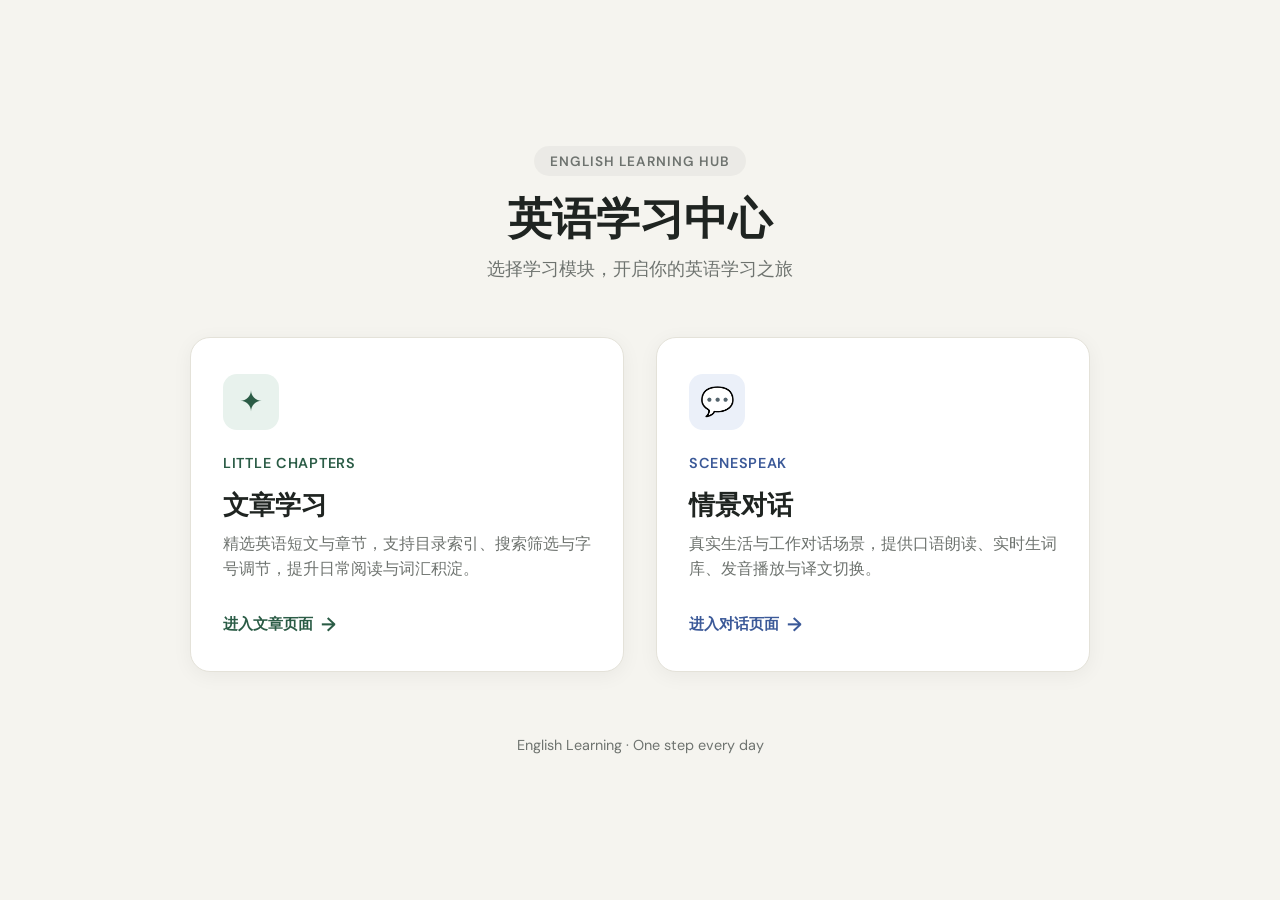
<file: index.html>
<!doctype html>
<html lang="zh-CN">
<head>
  <meta charset="UTF-8" />
  <meta name="viewport" content="width=device-width, initial-scale=1.0" />
  <meta name="theme-color" content="#f5f4ef" />
  <title>English Learning Hub · 英语学习导航</title>
  <link rel="preconnect" href="https://fonts.googleapis.com" />
  <link rel="preconnect" href="https://fonts.gstatic.com" crossorigin />
  <link href="https://fonts.googleapis.com/css2?family=DM+Sans:wght@400;500;600;700&family=Fraunces:opsz,wght@9..144,600;9..144,700&display=swap" rel="stylesheet" />
  <style>
    :root {
      --bg-color: #f5f4ef;
      --card-bg: #ffffff;
      --text-main: #1f2421;
      --text-muted: #6e736f;
      --accent-article: #2b5c46;
      --accent-article-light: #e8f2ed;
      --accent-dialog: #3b5998;
      --accent-dialog-light: #ebf0f9;
      --border-color: #e4e2d9;
      --shadow-sm: 0 4px 20px rgba(0, 0, 0, 0.05);
      --shadow-lg: 0 12px 32px rgba(0, 0, 0, 0.08);
      --radius: 20px;
    }

    * {
      box-sizing: border-box;
      margin: 0;
      padding: 0;
    }

    body {
      font-family: 'DM Sans', system-ui, -apple-system, sans-serif;
      background-color: var(--bg-color);
      color: var(--text-main);
      min-height: 100vh;
      display: flex;
      flex-direction: column;
      align-items: center;
      justify-content: center;
      padding: 2rem 1.5rem;
    }

    .container {
      max-width: 900px;
      width: 100%;
    }

    header {
      text-align: center;
      margin-bottom: 3.5rem;
    }

    header .badge {
      display: inline-block;
      font-size: 0.85rem;
      font-weight: 600;
      letter-spacing: 0.08em;
      text-transform: uppercase;
      color: var(--text-muted);
      background: rgba(0, 0, 0, 0.04);
      padding: 0.4rem 1rem;
      border-radius: 999px;
      margin-bottom: 1rem;
    }

    header h1 {
      font-family: 'Fraunces', Georgia, serif;
      font-size: 2.75rem;
      font-weight: 700;
      color: var(--text-main);
      line-height: 1.2;
      margin-bottom: 0.75rem;
    }

    header p {
      font-size: 1.1rem;
      color: var(--text-muted);
    }

    .nav-grid {
      display: grid;
      grid-template-columns: repeat(auto-fit, minmax(320px, 1fr));
      gap: 2rem;
    }

    .nav-card {
      background: var(--card-bg);
      border: 1px solid var(--border-color);
      border-radius: var(--radius);
      padding: 2.25rem 2rem;
      text-decoration: none;
      color: inherit;
      box-shadow: var(--shadow-sm);
      transition: all 0.3s cubic-bezier(0.16, 1, 0.3, 1);
      display: flex;
      flex-direction: column;
      justify-content: space-between;
      position: relative;
      overflow: hidden;
    }

    .nav-card:hover {
      transform: translateY(-6px);
      box-shadow: var(--shadow-lg);
      border-color: transparent;
    }

    .nav-card.article:hover {
      border-color: var(--accent-article);
    }

    .nav-card.dialog:hover {
      border-color: var(--accent-dialog);
    }

    .card-icon {
      width: 56px;
      height: 56px;
      border-radius: 14px;
      display: flex;
      align-items: center;
      justify-content: center;
      font-size: 1.75rem;
      margin-bottom: 1.5rem;
    }

    .article .card-icon {
      background: var(--accent-article-light);
      color: var(--accent-article);
    }

    .dialog .card-icon {
      background: var(--accent-dialog-light);
      color: var(--accent-dialog);
    }

    .card-title {
      font-family: 'Fraunces', Georgia, serif;
      font-size: 1.65rem;
      font-weight: 600;
      margin-bottom: 0.5rem;
      display: flex;
      align-items: center;
      gap: 0.5rem;
    }

    .card-subtitle {
      font-size: 0.9rem;
      font-weight: 600;
      text-transform: uppercase;
      letter-spacing: 0.05em;
      margin-bottom: 1rem;
    }

    .article .card-subtitle {
      color: var(--accent-article);
    }

    .dialog .card-subtitle {
      color: var(--accent-dialog);
    }

    .card-desc {
      font-size: 1rem;
      color: var(--text-muted);
      line-height: 1.6;
      margin-bottom: 2rem;
    }

    .card-footer {
      display: flex;
      align-items: center;
      font-weight: 600;
      font-size: 0.95rem;
      gap: 0.5rem;
      transition: gap 0.2s ease;
    }

    .article .card-footer {
      color: var(--accent-article);
    }

    .dialog .card-footer {
      color: var(--accent-dialog);
    }

    .nav-card:hover .card-footer {
      gap: 0.8rem;
    }

    .arrow {
      font-size: 1.2rem;
      line-height: 1;
    }

    footer {
      margin-top: 4rem;
      text-align: center;
      font-size: 0.9rem;
      color: var(--text-muted);
    }
  </style>
</head>
<body>
  <div class="container">
    <header>
      <span class="badge">ENGLISH LEARNING HUB</span>
      <h1>英语学习中心</h1>
      <p>选择学习模块，开启你的英语学习之旅</p>
    </header>

    <main class="nav-grid">
      <a href="artical/index.html" class="nav-card article">
        <div>
          <div class="card-icon">✦</div>
          <div class="card-subtitle">Little Chapters</div>
          <h2 class="card-title">文章学习</h2>
          <p class="card-desc">精选英语短文与章节，支持目录索引、搜索筛选与字号调节，提升日常阅读与词汇积淀。</p>
        </div>
        <div class="card-footer">
          <span>进入文章页面</span>
          <span class="arrow">→</span>
        </div>
      </a>

      <a href="dialog/index.html" class="nav-card dialog">
        <div>
          <div class="card-icon">💬</div>
          <div class="card-subtitle">SceneSpeak</div>
          <h2 class="card-title">情景对话</h2>
          <p class="card-desc">真实生活与工作对话场景，提供口语朗读、实时生词库、发音播放与译文切换。</p>
        </div>
        <div class="card-footer">
          <span>进入对话页面</span>
          <span class="arrow">→</span>
        </div>
      </a>
    </main>

    <footer>
      <p>English Learning · One step every day</p>
    </footer>
  </div>
</body>
</html>
</file>
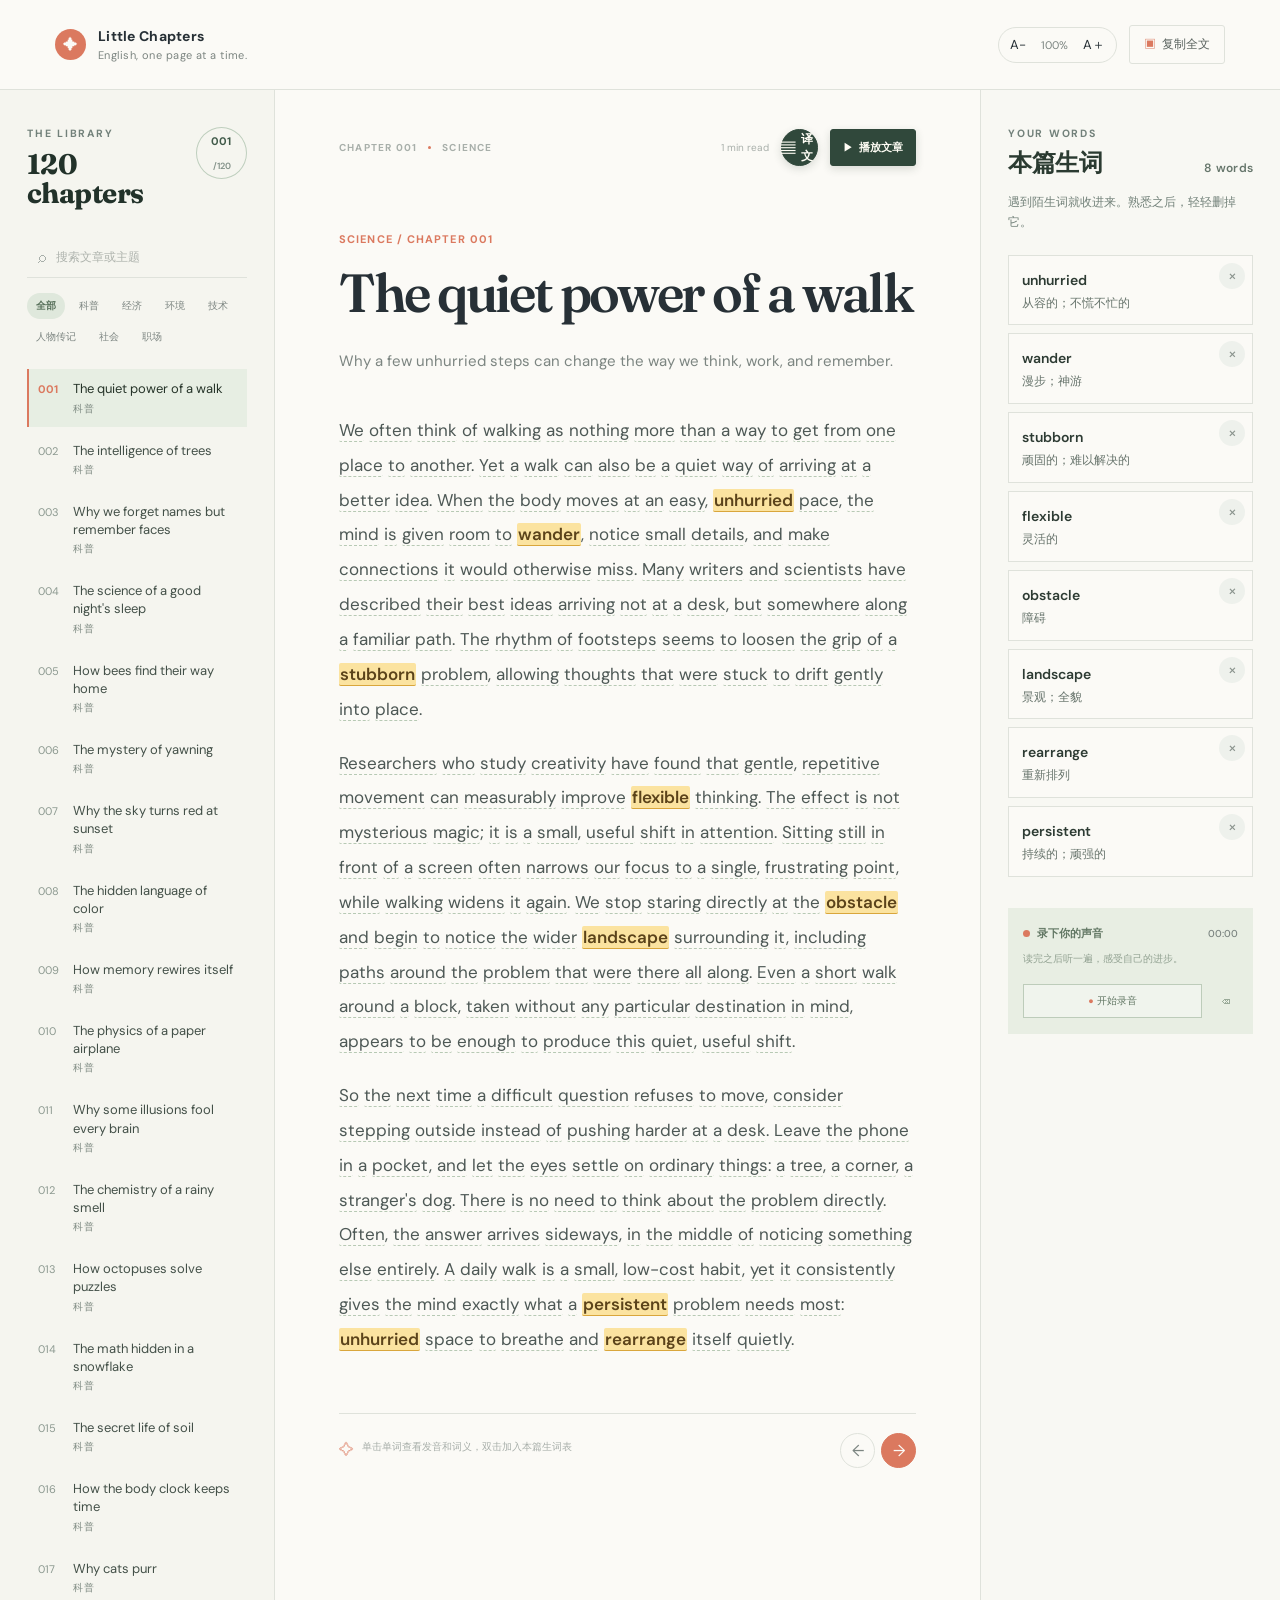
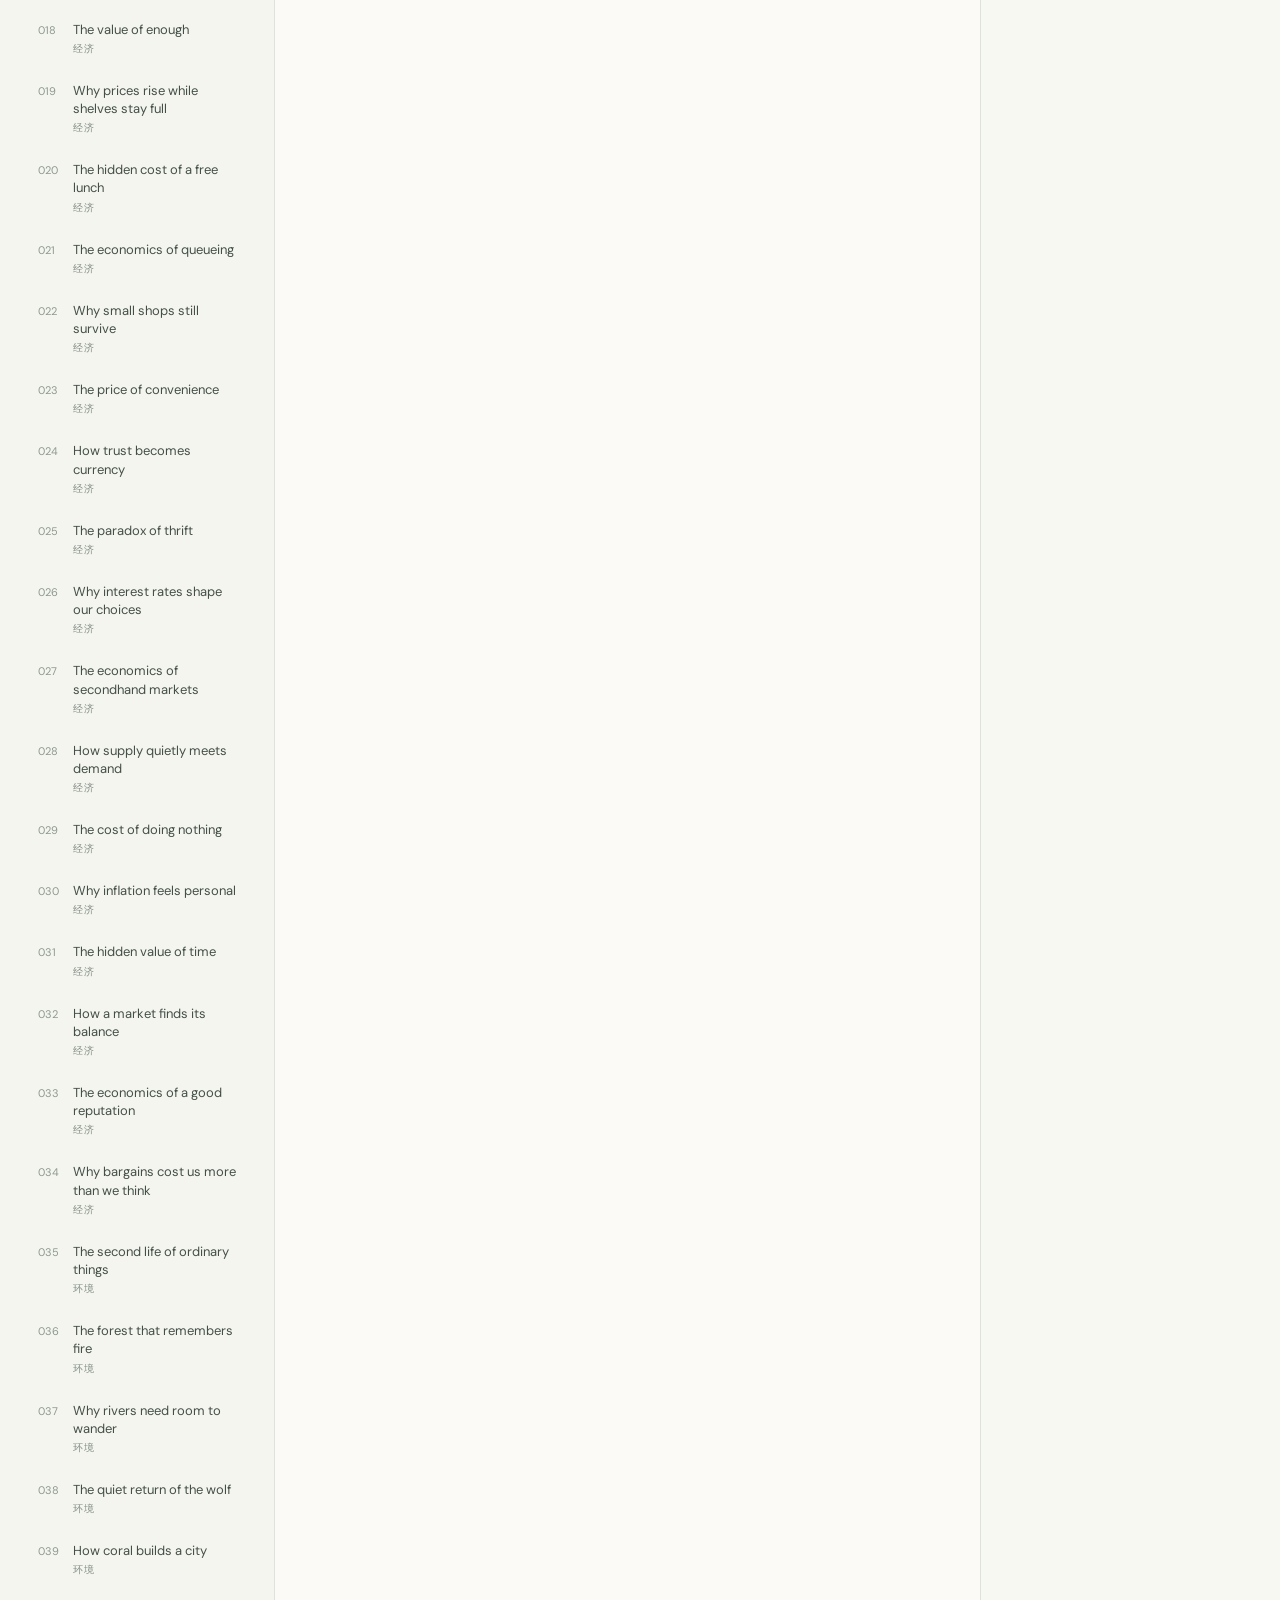
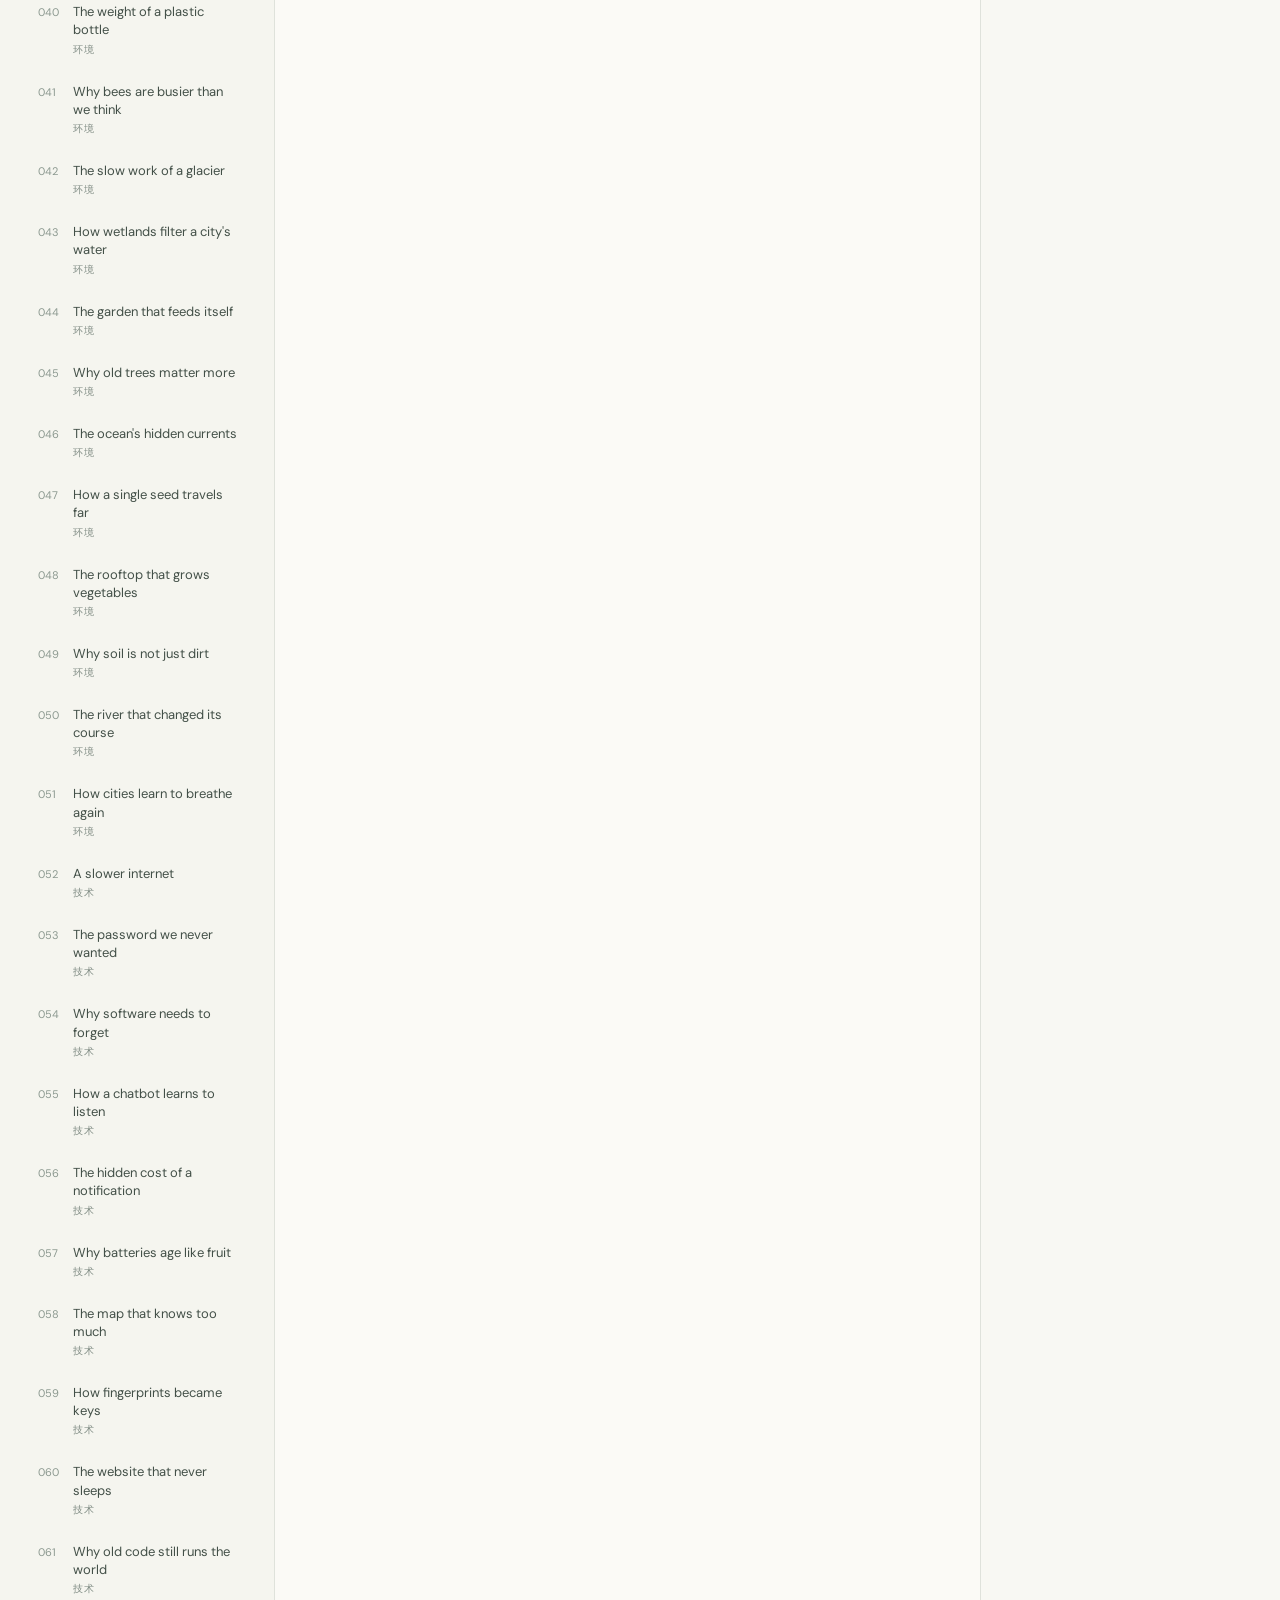
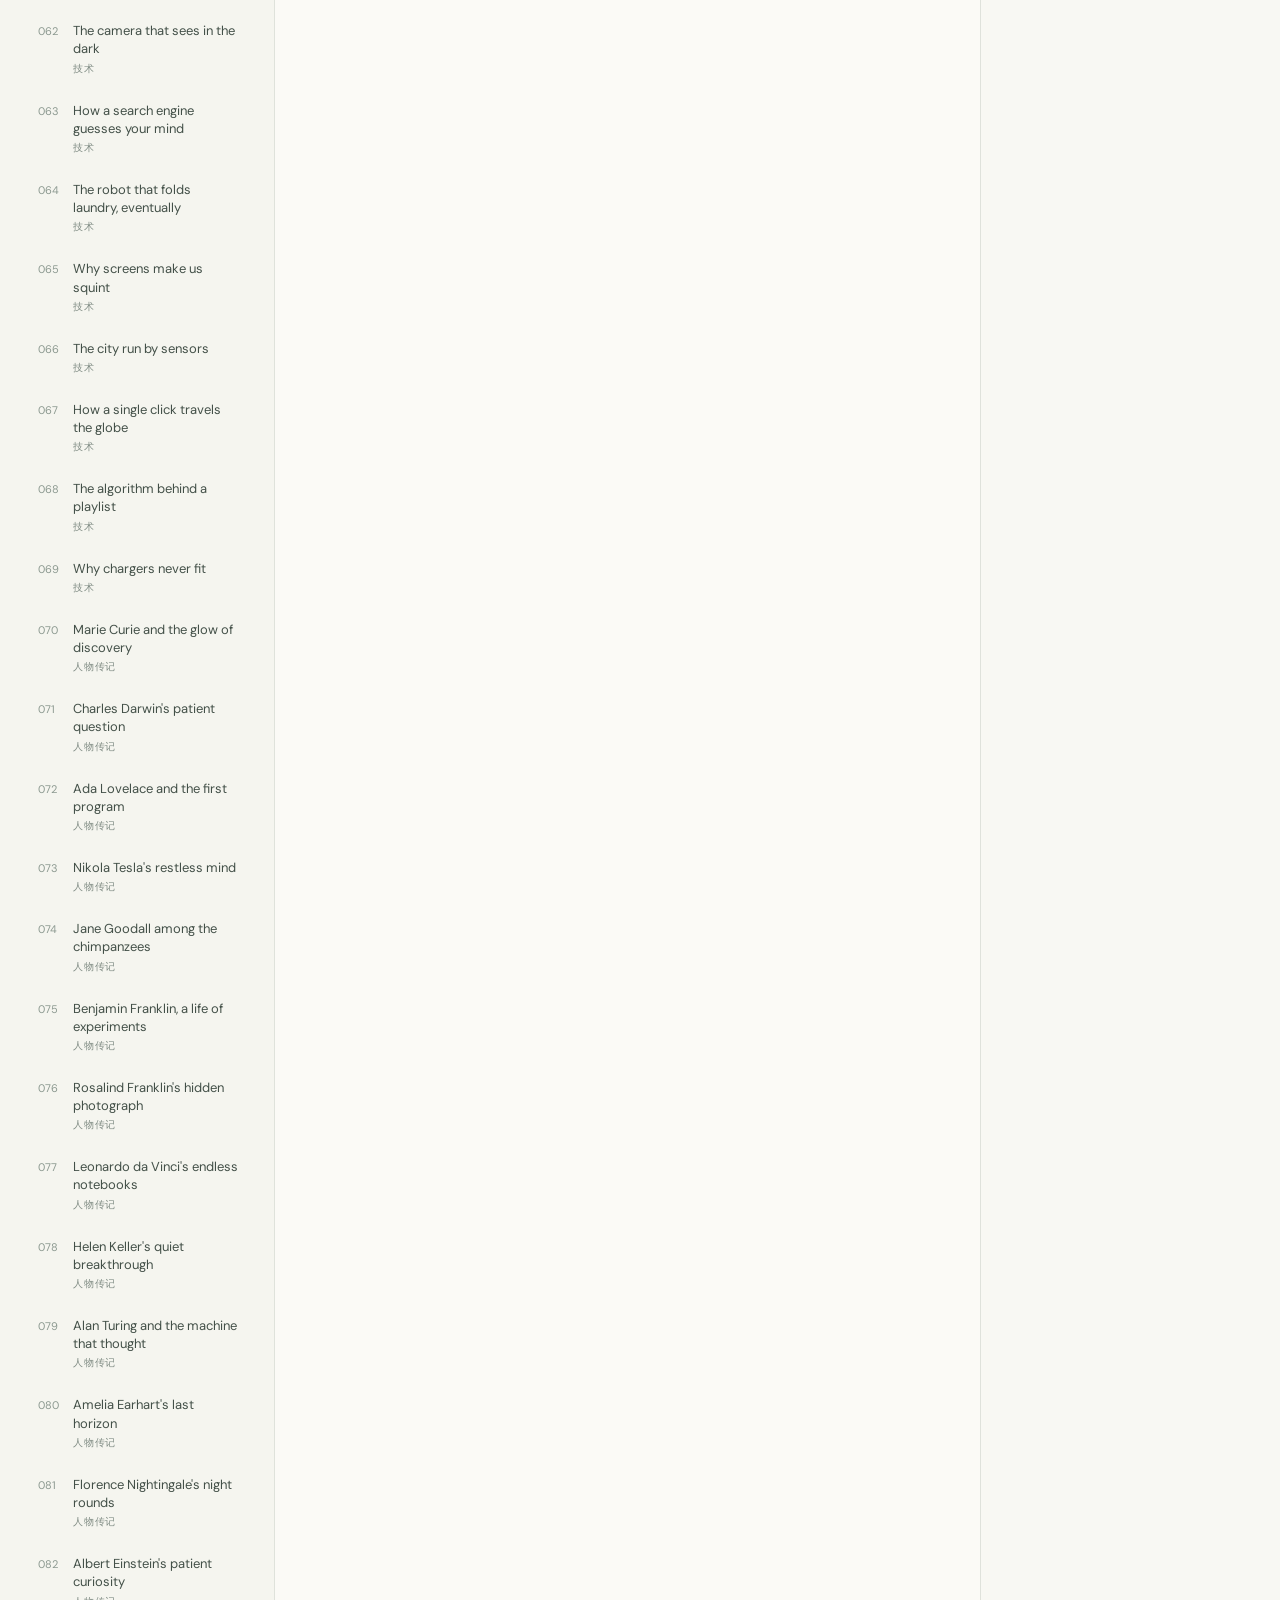
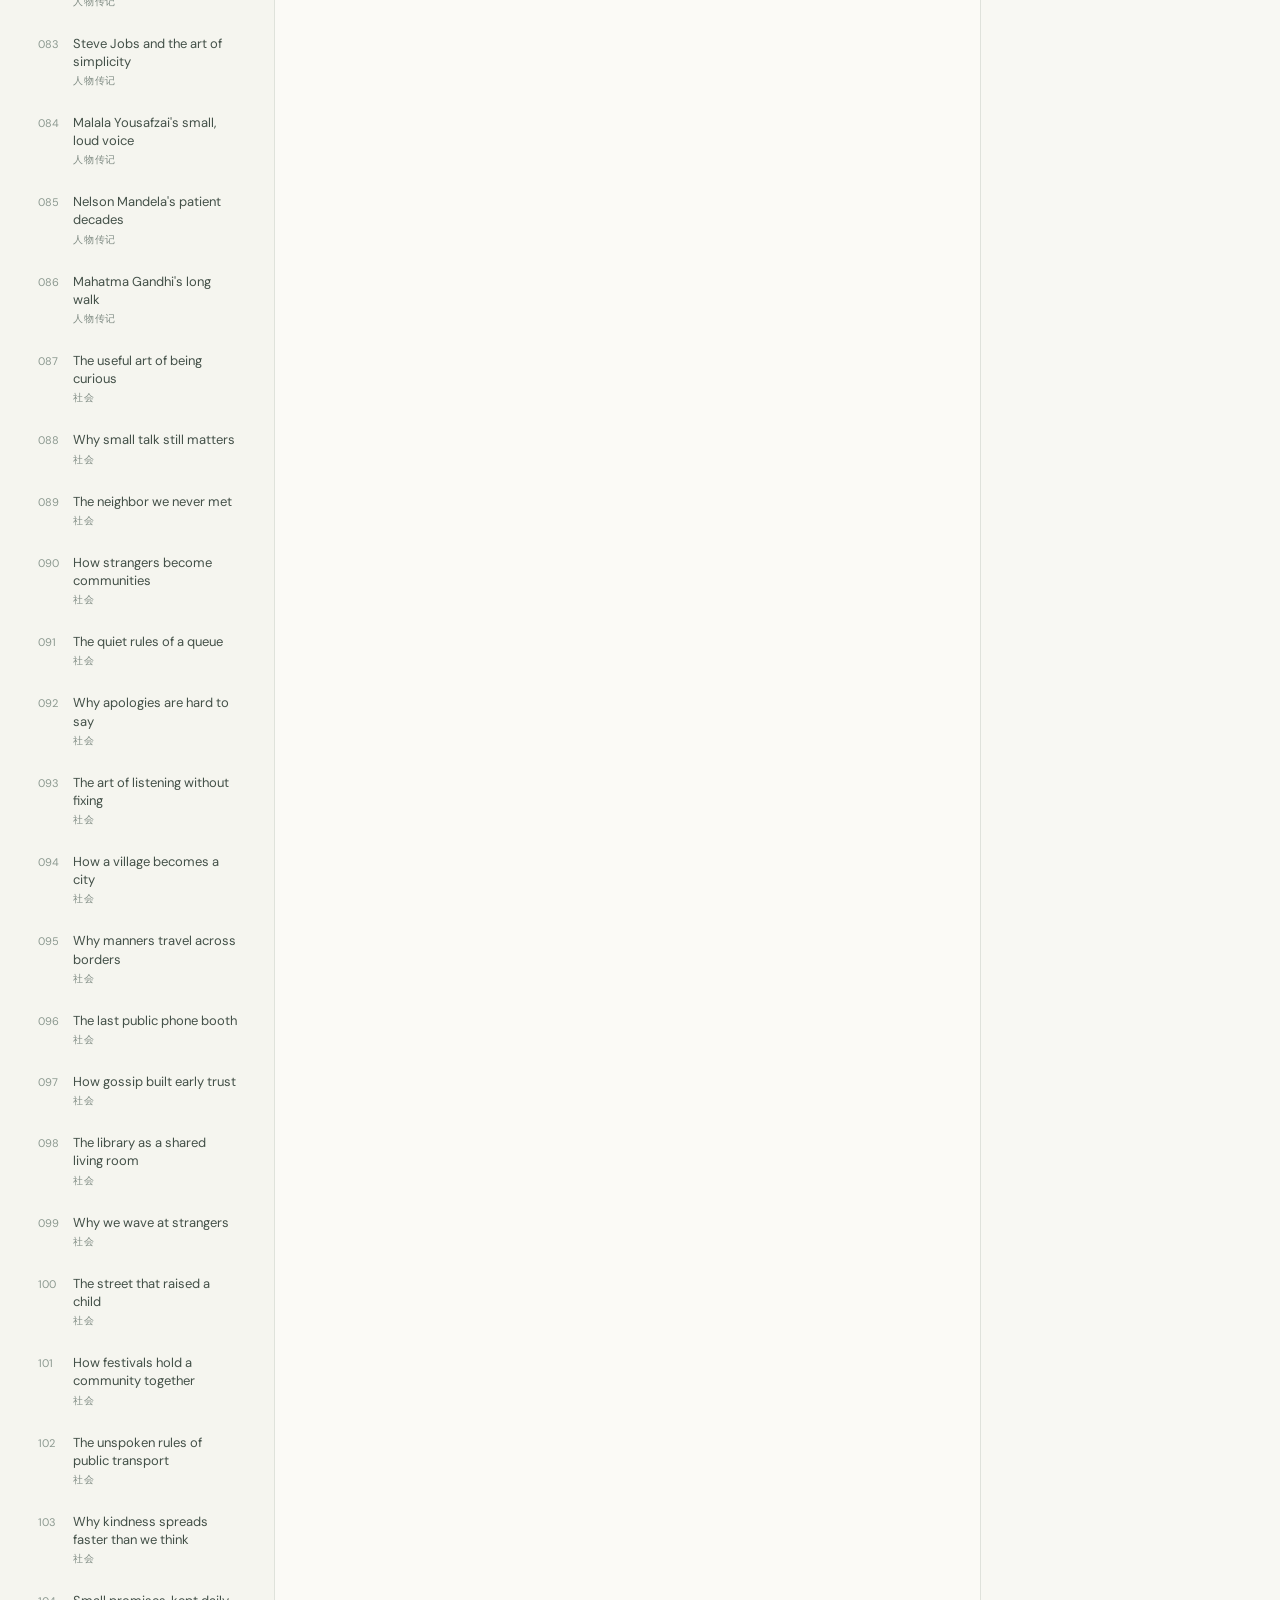
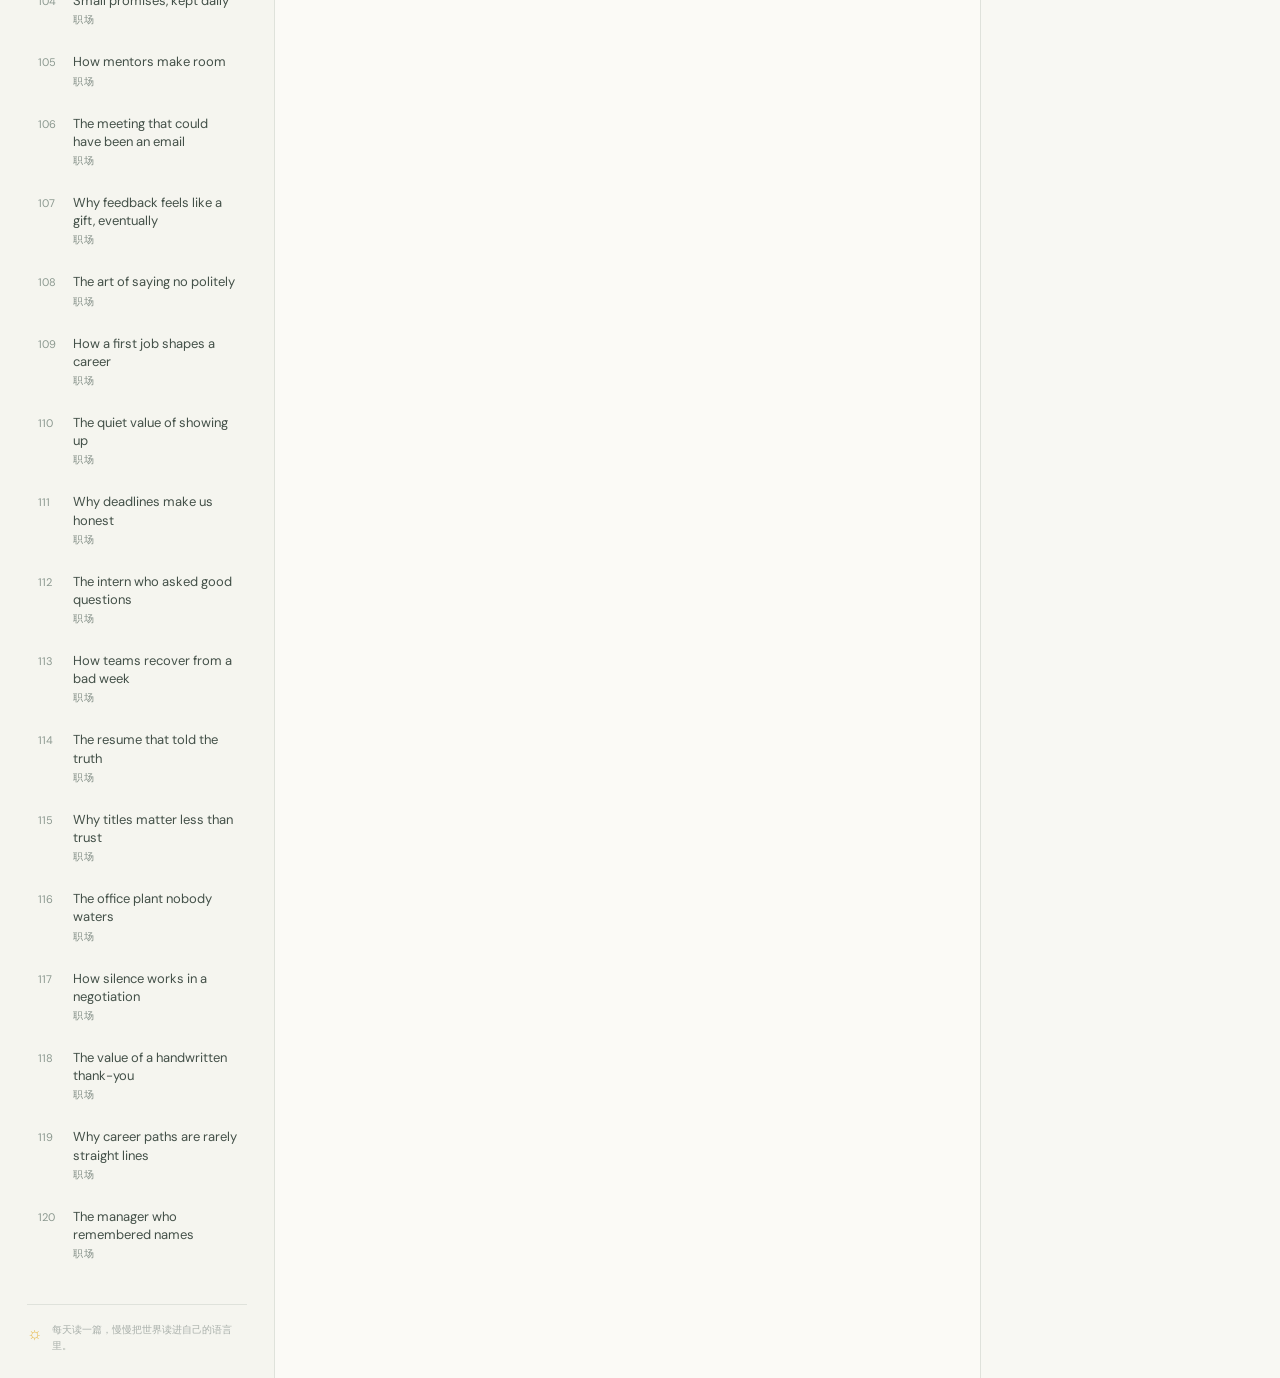
<file: artical/index.html>
<!doctype html>
<html lang="zh-CN">
  <head>
    <meta charset="UTF-8" />
    <meta name="viewport" content="width=device-width, initial-scale=1.0" />
    <meta name="theme-color" content="#f5f4ef" />
    <title>Little Chapters · English Learning</title>
    <link rel="preconnect" href="https://fonts.googleapis.com" />
    <link rel="preconnect" href="https://fonts.gstatic.com" crossorigin />
    <link href="https://fonts.googleapis.com/css2?family=DM+Sans:wght@400;500;600;700&family=Fraunces:opsz,wght@9..144,600;9..144,700&display=swap" rel="stylesheet" />
    <link rel="stylesheet" href="styles.css" />
  </head>
  <body>
    <div class="app-shell">
      <header class="topbar">
        <a class="brand" href="#top" aria-label="Little Chapters home">
          <span class="brand-mark">✦</span>
          <span><strong>Little Chapters</strong><small>English, one page at a time.</small></span>
        </a>
        <div class="topbar-actions">
          <div class="font-control" aria-label="字体大小">
            <button class="icon-button" id="fontDown" title="缩小字体" aria-label="缩小字体">A−</button>
            <span id="fontSizeLabel">100%</span>
            <button class="icon-button" id="fontUp" title="放大字体" aria-label="放大字体">A＋</button>
          </div>
          <button class="outline-button" id="copyButton"><span>▣</span> 复制全文</button>
        </div>
      </header>

      <main class="workspace" id="top">
        <aside class="library-panel">
          <div class="library-heading">
            <div>
              <p class="eyebrow">THE LIBRARY</p>
              <h1>120 chapters</h1>
            </div>
            <span class="progress-ring"><span id="progressCurrent">001</span><span class="progress-total">/120</span></span>
          </div>
          <label class="search-box">
            <span>⌕</span>
            <input id="searchInput" type="search" placeholder="搜索文章或主题" />
          </label>
          <div class="filter-row" id="filterRow">
            <button class="filter active" data-filter="all">全部</button>
          </div>
          <nav class="chapter-list" id="chapterList" aria-label="文章目录"></nav>
          <div class="library-note">
            <span class="note-icon">☼</span>
            <p>每天读一篇，慢慢把世界读进自己的语言里。</p>
          </div>
        </aside>

        <section class="reading-panel" aria-live="polite">
          <div class="reading-header">
            <div class="breadcrumbs"><span>CHAPTER <span id="chapterNumber">06</span></span><i></i><span id="chapterCategory">SCIENCE</span></div>
            <div class="reading-tools">
              <span class="read-time" id="readTime">4 min read</span>
              <button class="round-button translate-button" id="translateButton" title="显示/隐藏译文" aria-label="显示译文">译文</button>
              <button class="round-button listen-button" id="listenButton" title="播放文章" aria-label="播放文章">播放文章</button>
            </div>
          </div>
          <article class="article" id="articleContent"></article>
          <audio id="articleAudio" hidden></audio>
          <div class="word-bubble" id="wordBubble" hidden>
            <div class="word-bubble-head">
              <button class="word-bubble-audio" id="wordBubbleAudio" title="听发音" aria-label="听发音">◖</button>
              <strong id="wordBubbleWord"></strong>
            </div>
            <p id="wordBubbleMeaning"></p>
          </div>
          <div class="article-footer">
            <div class="article-tip"><span>✧</span><span>单击单词查看发音和词义，双击加入本篇生词表</span></div>
            <div class="pager">
              <button class="pager-button" id="prevButton" aria-label="上一篇">←</button>
              <button class="pager-button next" id="nextButton" aria-label="下一篇">→</button>
            </div>
          </div>
        </section>

        <aside class="practice-panel">
          <div class="panel-title-row">
            <div><p class="eyebrow">YOUR WORDS</p><h2>本篇生词</h2></div>
            <span class="word-count" id="wordCount">0 words</span>
          </div>
          <p class="panel-intro">遇到陌生词就收进来。熟悉之后，轻轻删掉它。</p>
          <div class="word-list" id="wordList"></div>
          <div class="recording-card">
            <div class="recording-topline"><span class="mic-dot" id="micDot"></span><span id="recordingStatus">录下你的声音</span><span class="recording-time" id="recordingTime">00:00</span></div>
            <p>读完之后听一遍，感受自己的进步。</p>
            <div class="recording-actions">
              <button class="record-button" id="recordButton"><span class="record-symbol">●</span> 开始录音</button>
              <button class="delete-record-button" id="deleteRecordButton" title="删除录音" aria-label="删除录音">⌫</button>
            </div>
            <audio id="recordingPlayer" controls hidden></audio>
          </div>
        </aside>
      </main>
    </div>
    <div class="toast" id="toast" role="status"></div>
    <script src="data.js"></script>
    <script src="app.js"></script>
  </body>
</html>
</file>
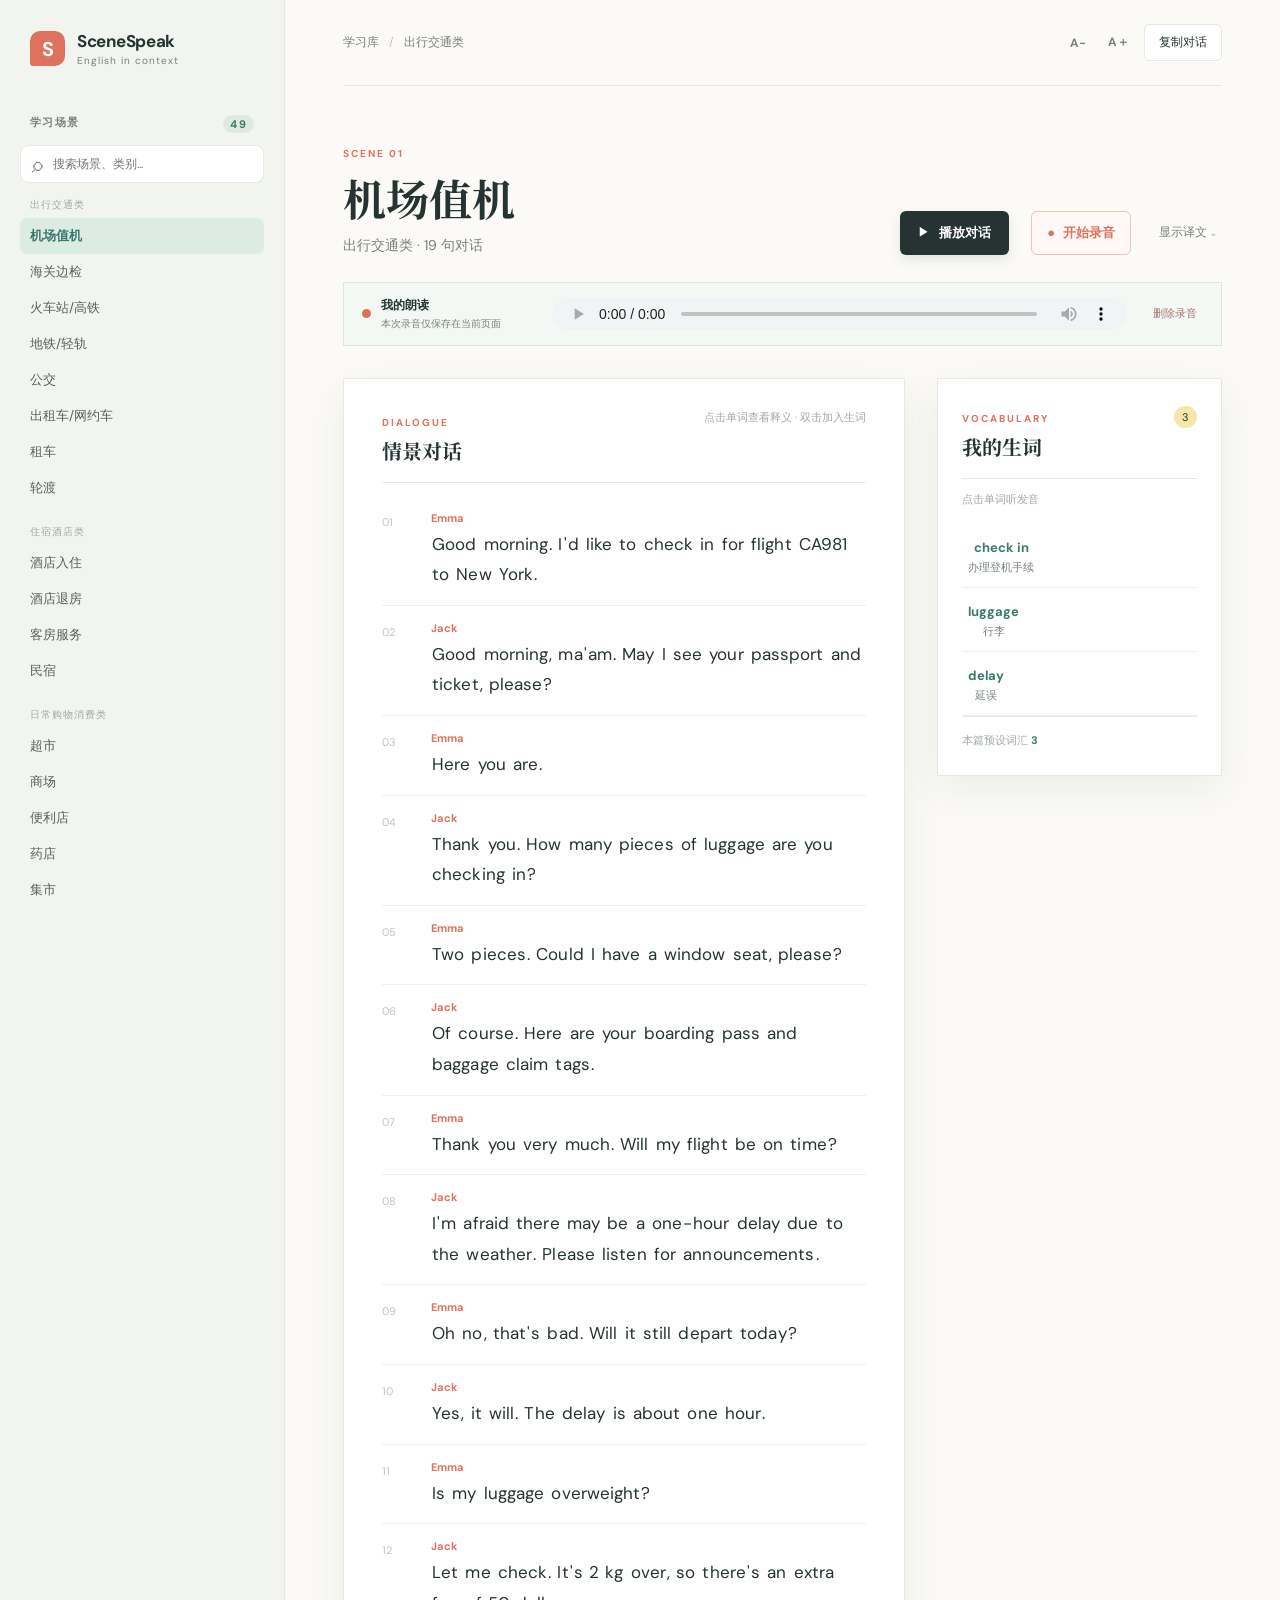
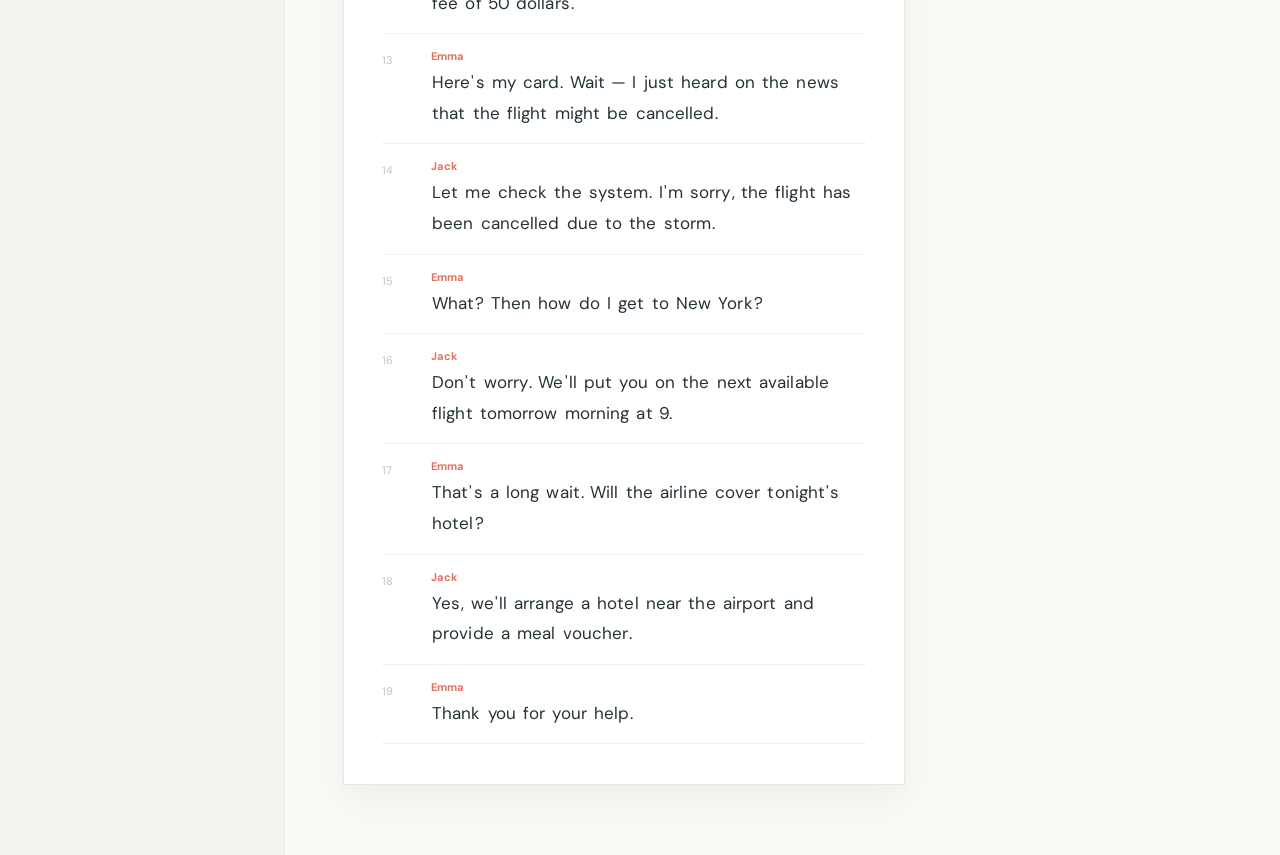
<file: dialog/index.html>
<!doctype html>
<html lang="zh-CN">
<head>
  <meta charset="UTF-8">
  <meta name="viewport" content="width=device-width, initial-scale=1.0">
  <title>SceneSpeak | 英语情景对话</title>
  <link rel="stylesheet" href="styles.css">
</head>
<body>
  <div class="app-shell">
    <aside class="sidebar">
      <div class="brand"><span class="brand-mark">S</span><div><strong>SceneSpeak</strong><small>English in context</small></div></div>
      <div class="sidebar-heading"><span>学习场景</span><span id="scene-count">0</span></div>
      <label class="search-box"><span>⌕</span><input id="search-input" type="search" placeholder="搜索场景、类别..."></label>
      <nav id="scene-list" class="scene-list" aria-label="场景列表"></nav>
    </aside>

    <main class="main-content">
      <header class="topbar">
        <div class="crumb"><span>学习库</span><b>/</b><span id="category-label">加载中</span></div>
        <div class="top-actions"><button class="icon-button" id="decrease-font" title="减小字体">A−</button><button class="icon-button" id="increase-font" title="增大字体">A＋</button><button class="copy-button" id="copy-button">复制对话</button></div>
      </header>

      <section class="lesson" aria-live="polite">
        <div class="lesson-intro"><div class="eyebrow">SCENE <span id="scene-number">01</span></div><h1 id="lesson-title">正在读取场景...</h1><p id="lesson-summary">从真实语境开始，让每一句英语都有落点。</p></div>
        <div class="lesson-actions"><button class="play-button" id="play-button"><span class="play-icon">▶</span><span id="play-label">播放对话</span></button><button class="record-button" id="record-button"><span class="record-icon">●</span><span id="record-label">开始录音</span></button><button class="text-button" id="translation-toggle">显示译文 <span>⌄</span></button></div>
      </section>

      <section id="recording-panel" class="recording-panel" hidden><div class="recording-status"><span class="recording-dot"></span><div><strong id="recording-status-label">我的朗读</strong><small>本次录音仅保存在当前页面</small></div></div><audio id="recording-audio" controls></audio><button class="delete-recording" id="delete-recording">删除录音</button></section>

      <div class="content-grid">
        <section class="dialogue-panel"><div class="panel-heading"><div><span class="section-kicker">DIALOGUE</span><h2>情景对话</h2></div><span class="hint">点击单词查看释义 · 双击加入生词</span></div><div id="dialogue" class="dialogue"></div></section>
        <aside class="vocab-panel"><div class="panel-heading"><div><span class="section-kicker">VOCABULARY</span><h2>我的生词</h2></div><span id="vocab-count" class="count-badge">0</span></div><p class="vocab-note">点击单词听发音</p><div id="vocab-list" class="vocab-list"></div><div class="vocab-footer">本篇预设词汇 <span id="preset-count">0</span></div></aside>
      </div>
    </main>
  </div>
  <div id="word-popover" class="word-popover" role="dialog" aria-hidden="true"><button id="close-popover" aria-label="关闭">×</button><strong id="popover-word"></strong><span id="popover-meaning"></span><button id="speak-word" class="speak-button">◖ 播放发音</button></div>
  <div id="toast" class="toast" role="status"></div>
  <script src="app.js"></script>
</body>
</html>
</file>
<file: artical/styles.css>
:root {
  --ink: #273036;
  --muted: #7c8581;
  --soft: #a8afaa;
  --line: #dfe2db;
  --paper: #fbfaf6;
  --cream: #f4f2ea;
  --sage: #dfe8dc;
  --sage-deep: #738e75;
  --coral: #db795f;
  --yellow: #e7b94d;
  --shadow: 0 18px 55px rgba(41, 52, 45, .07);
  font-size: 16px;
}
* { box-sizing: border-box; }
html { scroll-behavior: smooth; }
body { margin: 0; color: var(--ink); background: #ebece5; font-family: "DM Sans", sans-serif; }
button, input { font: inherit; }
button { cursor: pointer; }
.app-shell { max-width: 1510px; min-height: 100vh; margin: 0 auto; background: var(--paper); box-shadow: 0 0 80px rgba(40, 53, 43, .12); }
.topbar { height: 90px; padding: 0 4.3%; display: flex; align-items: center; justify-content: space-between; border-bottom: 1px solid var(--line); }
.brand { display: flex; align-items: center; gap: 12px; color: var(--ink); text-decoration: none; }
.brand-mark { width: 31px; height: 31px; display: grid; place-items: center; color: var(--paper); background: var(--coral); border-radius: 50%; font-size: 15px; }
.brand strong, .brand small { display: block; }.brand strong { font-size: 14px; letter-spacing: .02em; }.brand small { margin-top: 3px; color: var(--muted); font-size: 11px; letter-spacing: .04em; }
.topbar-actions, .font-control, .reading-tools, .recording-actions { display: flex; align-items: center; gap: 12px; }.font-control { gap: 9px; padding: 4px 5px; border: 1px solid var(--line); border-radius: 30px; color: var(--muted); font-size: 11px; }
.icon-button, .outline-button, .round-button, .pager-button, .delete-record-button { border: 0; color: var(--ink); background: transparent; }.icon-button { padding: 4px 6px; font-size: 13px; }.outline-button { padding: 10px 14px; border: 1px solid var(--line); border-radius: 3px; color: #59625e; font-size: 12px; }.outline-button span { color: var(--coral); margin-right: 3px; }
.workspace { display: grid; grid-template-columns: 275px minmax(470px, 1fr) 300px; min-height: calc(100vh - 90px); }
.library-panel, .practice-panel { background: #f5f5ef; padding: 37px 27px 24px; }.library-panel { border-right: 1px solid var(--line); }.practice-panel { border-left: 1px solid var(--line); background: #f8f8f3; }
.library-heading, .panel-title-row, .reading-header, .article-footer, .recording-topline { display: flex; justify-content: space-between; align-items: flex-start; }.eyebrow { margin: 0 0 10px; color: #72817a; font-size: 10.5px; font-weight: 700; letter-spacing: .17em; }.library-heading h1, .panel-title-row h2 { margin: 0; letter-spacing: -.02em; }.library-heading h1 { font: 700 clamp(28px, 2.2vw, 33px)/1.02 "Fraunces", serif; color: #22322a; }.panel-title-row h2 { font: 700 clamp(24px, 1.9vw, 28px)/1.06 "Fraunces", serif; color: #2b3b31; }.progress-ring { width: 52px; height: 52px; display: grid; place-items: center; border: 1px solid #bfcfbe; border-radius: 50%; color: #405a49; font-size: 11px; font-weight: 700; }.progress-ring .progress-total { margin-left: 1px; color: #829188; font-size: 9px; font-weight: 600; }
.search-box { display: flex; align-items: center; gap: 8px; margin: 29px 0 15px; padding: 10px 11px; border-bottom: 1px solid var(--line); color: var(--soft); }.search-box input { width: 100%; border: 0; outline: 0; background: transparent; color: var(--ink); font-size: 12px; }.search-box input::placeholder { color: #aeb3ad; }.filter-row { display: flex; gap: 5px; margin-bottom: 19px; flex-wrap: wrap; }.filter { border: 0; padding: 6px 9px; border-radius: 20px; color: var(--muted); background: transparent; font-size: 10px; }.filter.active { background: var(--sage); color: #57705a; font-weight: 700; }
.chapter-list { display: grid; gap: 4px; }.chapter-item { display: grid; grid-template-columns: 27px 1fr; gap: 8px; padding: 11px 9px; border: 0; border-left: 2px solid transparent; color: var(--muted); background: transparent; text-align: left; }.chapter-item:hover { background: #ebf0e9; }.chapter-item.active { border-left-color: var(--coral); background: #e7eee3; color: var(--ink); }.chapter-num { color: #8c9990; font-size: 11px; padding-top: 2px; }.chapter-item.active .chapter-num { color: var(--coral); font-weight: 700; }.chapter-title { display: block; font-size: 13px; line-height: 1.4; color: #435048; }.chapter-item.active .chapter-title { color: #263429; }.chapter-topic { display: block; margin-top: 4px; color: #7f8b83; font-size: 9.5px; text-transform: uppercase; letter-spacing: .08em; }.library-note { display: flex; gap: 9px; margin-top: 32px; padding-top: 17px; border-top: 1px solid var(--line); }.note-icon { color: var(--yellow); font-size: 17px; }.library-note p { margin: 0; color: var(--soft); font-size: 10px; line-height: 1.6; }
.reading-panel { padding: 39px clamp(35px, 5vw, 78px) 30px; background: var(--paper); }.reading-header { align-items: center; margin-bottom: 66px; }.breadcrumbs { display: flex; align-items: center; gap: 11px; color: var(--soft); font-size: 10px; font-weight: 700; letter-spacing: .12em; }.breadcrumbs i { width: 3px; height: 3px; background: var(--coral); border-radius: 50%; }.round-button { width: 37px; height: 37px; padding-left: 3px; border: 1px solid #cad6c9; border-radius: 50%; color: var(--sage-deep); transition: .2s; }.round-button:hover, .round-button.playing, .round-button.active { color: var(--paper); background: var(--sage-deep); }.read-time { color: var(--soft); font-size: 10px; }#translateButton { padding-left: 0; font-size: 12px; }
.article { max-width: 750px; }.article-kicker { margin: 0 0 19px; color: var(--coral); font-size: 11px; font-weight: 700; letter-spacing: .1em; text-transform: uppercase; }.article h2 { max-width: 680px; margin: 0 0 27px; font: 600 clamp(35px, 4.2vw, 58px)/1.04 "Fraunces", serif; letter-spacing: -.045em; }.article-deck { max-width: 590px; margin: 0 0 38px; color: var(--muted); font-size: 15px; line-height: 1.8; }.article-body { max-width: 720px; color: #4d5855; font-size: 17px; line-height: 2.05; }.para-block { margin-bottom: 19px; }.para-en { margin: 0; }.para-zh { display: none; margin: 8px 0 0; padding: 10px 13px; background: #eef2ea; border-left: 2px solid var(--sage-deep); color: #6c7a70; font-size: 14px; line-height: 1.75; }.article-body.show-translation .para-zh { display: block; }.word { cursor: pointer; border-bottom: 1px dashed #b7c9b4; border-radius: 2px; transition: background .15s ease, color .15s ease, transform .15s ease; }.word:hover { background: #e1ebdd; border-bottom-color: var(--sage-deep); }.word.selected { background: #fbe3a0; border-bottom: 1px solid #d9a63c; color: #5b431a; font-weight: 600; padding: 0 1px; }.word.selected:hover { background: #f6d685; }.word.audio-playing, .word-sep.audio-playing { background-color: #fef08a !important; color: inherit !important; border-bottom-color: transparent !important; border-radius: 0 !important; padding: 0 !important; margin: 0 !important; box-shadow: none !important; transform: none !important; font-weight: inherit !important; display: inline !important; transition: background-color 0.1s ease; }.word.selected.audio-playing { background-color: #fde047 !important; color: #5b431a !important; }.article-footer { align-items: center; gap: 20px; max-width: 750px; margin-top: 56px; padding-top: 19px; border-top: 1px solid var(--line); }.article-tip { display: flex; gap: 8px; color: var(--soft); font-size: 10px; }.article-tip span:first-child { color: var(--coral); font-size: 15px; }.pager { display: flex; gap: 6px; }.pager-button { width: 35px; height: 35px; border: 1px solid var(--line); border-radius: 50%; color: var(--muted); }.pager-button.next { color: var(--paper); background: var(--coral); border-color: var(--coral); }
.panel-title-row { align-items: flex-end; }.word-count { color: #66766b; font-size: 12px; font-weight: 600; letter-spacing: .02em; }.panel-intro { margin: 16px 0 22px; color: #728179; font-size: 12px; line-height: 1.7; }.word-list { min-height: 185px; }.empty-words { padding: 25px 13px; border: 1px dashed #cfd7ce; color: var(--soft); font-size: 11px; line-height: 1.7; text-align: center; }.word-card { position: relative; margin-bottom: 8px; padding: 13px 40px 12px 13px; border: 1px solid var(--line); background: var(--paper); }.word-card .word-term { display: inline-block; margin-bottom: 5px; font-size: 14px; font-weight: 600; color: #2d3b33; cursor: pointer; border-bottom: 1px dashed transparent; }.word-card .word-term:hover { color: var(--sage-deep); border-bottom-color: var(--sage-deep); }.word-card p { margin: 0; color: #66736b; font-size: 11.5px; line-height: 1.55; }.remove-word { position: absolute; right: 7px; top: 7px; width: 26px; height: 26px; display: grid; place-items: center; border: 0; border-radius: 50%; color: #8a938d; background: #eef1ec; font-size: 16px; line-height: 1; transition: .15s; }.remove-word:hover { color: var(--paper); background: var(--coral); }
.word-bubble { position: fixed; z-index: 30; max-width: 248px; padding: 12px 14px; background: #2f3a34; color: #f4f2ea; border-radius: 10px; box-shadow: 0 16px 34px rgba(20, 26, 22, .3); }.word-bubble::after { content: ""; position: absolute; bottom: -6px; left: 20px; width: 12px; height: 12px; background: #2f3a34; transform: rotate(45deg); }.word-bubble-head { display: flex; align-items: center; gap: 9px; margin-bottom: 6px; }.word-bubble-head strong { font-size: 14px; text-transform: lowercase; }.word-bubble-audio { flex-shrink: 0; width: 27px; height: 27px; border: 0; border-radius: 50%; background: rgba(255, 255, 255, .16); color: #f4f2ea; font-size: 12px; }.word-bubble-audio:hover { background: var(--coral); }.word-bubble p { margin: 0; color: #eef0e7; font-size: 12.5px; line-height: 1.58; }
.recording-card { margin-top: 31px; padding: 18px 15px 15px; background: #e8eee3; }.recording-topline { align-items: center; color: #627764; font-size: 11px; font-weight: 700; }.mic-dot { width: 7px; height: 7px; margin-right: 7px; background: var(--coral); border-radius: 50%; }.mic-dot.recording { animation: pulse 1s infinite; }.recording-time { margin-left: auto; color: var(--muted); font-size: 10px; font-weight: 500; }.recording-card p { margin: 10px 0 16px; color: #91a191; font-size: 10px; line-height: 1.5; }.record-button { flex: 1; padding: 9px 10px; border: 1px solid #bdccba; color: #627764; background: rgba(255,255,255,.35); font-size: 10px; }.record-symbol { color: var(--coral); font-size: 9px; }.delete-record-button { padding: 8px; color: #9aaa99; font-size: 16px; }.recording-card audio { width: 100%; height: 30px; margin-top: 12px; }
.listen-button { width: auto; min-width: 82px; padding: 0 12px; border-radius: 3px; font-size: 11px; }
.reading-tools .round-button { display: inline-flex; align-items: center; justify-content: center; gap: 6px; border-color: #30483b; color: #fffdf5; background: #30483b; font-weight: 700; box-shadow: 0 3px 8px rgba(38, 55, 45, .16); }
.reading-tools .round-button:hover { color: #fffdf5; background: #22382d; }
.reading-tools .round-button.active, .reading-tools .round-button.playing { color: #fffdf5; background: #a65443; border-color: #8e4638; }
.reading-tools .round-button.active:hover, .reading-tools .round-button.playing:hover { background: #8e4638; }
.translate-button::before { content: "▤"; font-size: 14px; line-height: 1; }
.listen-button::before { content: "▶"; font-size: 10px; line-height: 1; }
.listen-button.playing::before { content: "■"; font-size: 10px; }
.toast { position: fixed; left: 50%; bottom: 28px; z-index: 5; padding: 10px 16px; color: white; background: #38453e; border-radius: 3px; font-size: 12px; opacity: 0; pointer-events: none; transform: translate(-50%, 10px); transition: .25s; }.toast.show { opacity: 1; transform: translate(-50%, 0); }
@keyframes pulse { 50% { box-shadow: 0 0 0 5px rgba(219,121,95,.18); } }
@media (max-width: 1050px) { .workspace { grid-template-columns: 220px minmax(420px, 1fr); }.practice-panel { grid-column: 1 / -1; border-top: 1px solid var(--line); border-left: 0; display: grid; grid-template-columns: 1fr 1fr; gap: 20px; }.recording-card { margin-top: 0; }.panel-intro { margin-bottom: 8px; } }
@media (max-width: 700px) { .topbar { height: 72px; padding: 0 20px; }.topbar-actions { gap: 7px; }.outline-button { padding: 8px; font-size: 0; }.outline-button span { font-size: 13px; margin: 0; }.workspace { display: block; }.library-panel { padding: 23px 20px 17px; border-right: 0; border-bottom: 1px solid var(--line); }.chapter-list { display: flex; overflow-x: auto; padding-bottom: 4px; }.chapter-item { min-width: 145px; }.library-note { display: none; }.reading-panel { padding: 30px 20px; }.reading-header { margin-bottom: 47px; }.article h2 { font-size: 40px; }.article-body { font-size: 16px; line-height: 1.9; }.article-footer { align-items: flex-start; }.article-tip { max-width: 180px; }.practice-panel { display: block; padding: 27px 20px 32px; border-top: 1px solid var(--line); }.recording-card { margin-top: 27px; } }
</file>
<file: dialog/styles.css>
@import url('https://fonts.googleapis.com/css2?family=DM+Sans:wght@400;500;600;700&family=Noto+Serif+SC:wght@500;600;700&display=swap');
.record-button{border:1px solid #efc1b7;background:#fff8f6;color:var(--coral);border-radius:6px;padding:12px 15px;display:flex;align-items:center;gap:8px;cursor:pointer;font-size:13px;font-weight:600}.record-button:hover{background:#fcedea}.record-button.recording{background:var(--coral);color:#fff}.record-icon{font-size:13px;line-height:1}.recording-panel{display:flex;align-items:center;gap:20px;background:#f4f8f4;border:1px solid #dce8df;padding:14px 18px;margin:-26px 0 32px}.recording-status{display:flex;align-items:center;gap:10px;min-width:170px}.recording-dot{width:9px;height:9px;border-radius:50%;background:var(--coral)}.recording-status strong,.recording-status small{display:block}.recording-status strong{font-size:12px}.recording-status small{color:var(--muted);font-size:10px;margin-top:3px}.recording-panel audio{height:32px;flex:1}.delete-recording{border:0;background:transparent;color:#a2766e;cursor:pointer;font-size:11px}.delete-recording:hover{color:var(--coral)}
:root{--ink:#263333;--muted:#77827e;--paper:#fbfaf7;--panel:#fff;--line:#e7e8e2;--mint:#dcece4;--mint-deep:#397a6d;--coral:#df725d;--yellow:#f5e6a9;--shadow:0 14px 40px rgba(43,62,55,.07)}
*{box-sizing:border-box}body{margin:0;background:var(--paper);color:var(--ink);font-family:'DM Sans','Microsoft YaHei',sans-serif}button,input{font:inherit}.app-shell{display:flex;min-height:100vh}.sidebar{width:285px;background:#f2f4ef;border-right:1px solid var(--line);padding:30px 20px;flex:none}.brand{display:flex;gap:12px;align-items:center;margin:0 10px 48px}.brand-mark{display:grid;place-items:center;width:35px;height:35px;background:var(--coral);color:white;border-radius:10px 10px 10px 3px;font-weight:700;font-size:20px}.brand strong{display:block;font-size:17px;letter-spacing:-.3px}.brand small{display:block;color:var(--muted);font-size:10px;margin-top:2px;letter-spacing:1px}.sidebar-heading{display:flex;justify-content:space-between;padding:0 10px 12px;font-size:11px;color:var(--muted);font-weight:700;letter-spacing:1.3px}.sidebar-heading span:last-child{background:#dfe9e2;color:var(--mint-deep);padding:2px 7px;border-radius:10px}.search-box{display:flex;align-items:center;gap:8px;background:white;border:1px solid var(--line);border-radius:8px;padding:9px 11px;margin-bottom:15px}.search-box span{font-size:21px;color:var(--muted);line-height:15px}.search-box input{border:0;outline:0;width:100%;background:transparent;font-size:12px}.scene-list{overflow:auto;max-height:calc(100vh - 190px)}.scene-group{margin-bottom:19px}.group-title{padding:0 10px 6px;color:#a0aaa4;font-size:10px;letter-spacing:1px}.scene-item{display:block;width:100%;border:0;text-align:left;background:transparent;color:#56615e;padding:9px 10px;border-radius:7px;cursor:pointer;font-size:13px}.scene-item:hover{background:#e7eee9}.scene-item.active{background:var(--mint);color:var(--mint-deep);font-weight:700}.main-content{width:100%;max-width:1440px;margin:auto;padding:0 58px 70px}.topbar{height:86px;display:flex;align-items:center;justify-content:space-between;border-bottom:1px solid var(--line)}.crumb{font-size:12px;color:var(--muted);display:flex;gap:10px}.crumb b{font-weight:400;color:#bdc3bf}.top-actions{display:flex;align-items:center;gap:8px}.icon-button,.copy-button,.text-button{border:0;background:transparent;color:var(--muted);cursor:pointer}.icon-button{font-weight:700;font-size:12px;padding:7px}.icon-button:hover{color:var(--coral)}.copy-button{border:1px solid var(--line);padding:9px 14px;border-radius:6px;font-size:12px;background:white;color:var(--ink)}.copy-button:hover{border-color:var(--coral);color:var(--coral)}.lesson{padding:61px 0 53px;display:flex;align-items:end;justify-content:space-between}.eyebrow,.section-kicker{font-size:10px;letter-spacing:2px;color:var(--coral);font-weight:700}.lesson h1{font-family:'Noto Serif SC',serif;font-size:43px;line-height:1.2;margin:12px 0 12px;letter-spacing:0}.lesson-intro p{font-size:14px;color:var(--muted);margin:0}.lesson-actions{display:flex;align-items:center;gap:22px}.play-button{border:0;background:var(--ink);color:#fff;border-radius:6px;padding:13px 18px;display:flex;align-items:center;gap:10px;cursor:pointer;font-weight:600;font-size:13px;box-shadow:0 5px 12px #2633331c}.play-button:hover{background:var(--mint-deep)}.play-icon{font-size:11px}.text-button{font-size:12px}.text-button:hover{color:var(--coral)}.content-grid{display:grid;grid-template-columns:minmax(0,1fr) 285px;gap:32px;align-items:start}.dialogue-panel,.vocab-panel{background:var(--panel);border:1px solid var(--line);box-shadow:var(--shadow)}.dialogue-panel{padding:31px 38px 40px}.vocab-panel{padding:27px 24px;position:sticky;top:20px}.panel-heading{display:flex;justify-content:space-between;align-items:flex-start;border-bottom:1px solid var(--line);padding-bottom:17px}.panel-heading h2{font-family:'Noto Serif SC',serif;font-size:20px;margin:5px 0 0}.hint,.vocab-note{font-size:11px;color:#a0aaa4}.dialogue{padding-top:13px}.line{padding:15px 0;border-bottom:1px solid #eff0ec;display:grid;grid-template-columns:35px 1fr;gap:14px}.line-number{color:#bcc5c0;font-size:11px;padding-top:4px}.speaker{font-size:11px;color:var(--coral);font-weight:700;margin-bottom:4px}.english{font-size:17px;line-height:1.8;letter-spacing:.1px}.word{cursor:pointer;border-radius:3px;padding:1px 1px;transition:background .15s ease, color .15s ease}.word:hover{background:var(--yellow)}.word.audio-playing, .word-sep.audio-playing{background-color:#fef08a !important;color:inherit !important;border-radius:0 !important;padding:0 !important;margin:0 !important;box-shadow:none !important;transform:none !important;font-weight:inherit !important;display:inline !important;transition:background-color 0.1s ease}.line.translation{display:none;margin-left:49px;padding:0 0 16px;border:0;color:#84908b;font-family:'Noto Serif SC',serif;font-size:14px;line-height:1.7}.show-translations .line.translation{display:block}.vocab-note{margin:13px 0 17px}.count-badge{font-size:11px;background:var(--yellow);padding:4px 8px;border-radius:12px}.vocab-list{min-height:170px}.vocab-entry{display:flex;align-items:center;justify-content:space-between;padding:11px 0;border-bottom:1px solid #eff0ec}.vocab-entry button{border:0;background:transparent;cursor:pointer}.vocab-word{color:var(--mint-deep);font-weight:700;font-size:13px}.vocab-meaning{display:block;font-size:11px;color:var(--muted);margin-top:3px}.remove-word{color:#bec6c1;font-size:18px}.remove-word:hover{color:var(--coral)}.empty-vocab{font-size:12px;line-height:1.6;color:#a0aaa4;padding:24px 5px}.vocab-footer{font-size:11px;color:#a0aaa4;border-top:1px solid var(--line);padding-top:16px}.vocab-footer span{color:var(--mint-deep);font-weight:700}.word-popover{display:none;position:fixed;z-index:5;width:190px;background:var(--ink);color:white;padding:17px;border-radius:8px;box-shadow:0 8px 25px #26333340}.word-popover.visible{display:block}.word-popover strong{font-size:16px;display:block}.word-popover span{color:#c6d2cc;font-size:12px;display:block;margin:5px 0 13px}.word-popover #close-popover{position:absolute;right:8px;top:5px;color:#b8c5bf;border:0;background:none;font-size:18px;cursor:pointer}.speak-button{border:0;background:var(--coral);color:#fff;border-radius:4px;padding:7px 9px;font-size:11px;cursor:pointer}.toast{position:fixed;bottom:25px;left:50%;transform:translate(-50%,20px);background:var(--ink);color:white;padding:10px 17px;border-radius:5px;font-size:12px;opacity:0;transition:.2s;pointer-events:none}.toast.visible{opacity:1;transform:translate(-50%,0)}
@media(max-width:900px){.sidebar{width:230px}.main-content{padding:0 28px 50px}.content-grid{grid-template-columns:1fr}.vocab-panel{position:static}.lesson h1{font-size:35px}}@media(max-width:640px){.app-shell{display:block}.sidebar{width:100%;padding:18px 16px 12px;border-right:0;border-bottom:1px solid var(--line)}.brand{margin:0 4px 20px}.scene-list{display:flex;gap:6px;overflow:auto;max-height:none;padding-bottom:3px}.scene-group{display:contents}.group-title{display:none}.scene-item{white-space:nowrap;width:auto;background:#e9eee9;padding:8px 12px}.scene-item.active{background:var(--mint)}.main-content{padding:0 16px 40px}.topbar{height:67px}.crumb{font-size:11px}.copy-button{padding:8px}.lesson{display:block;padding:38px 0 32px}.lesson h1{font-size:30px}.lesson-actions{margin-top:25px;justify-content:space-between}.dialogue-panel{padding:23px 18px}.hint{display:none}.english{font-size:16px}.line{grid-template-columns:25px 1fr;gap:8px}.line.translation{margin-left:33px}}
</file>
